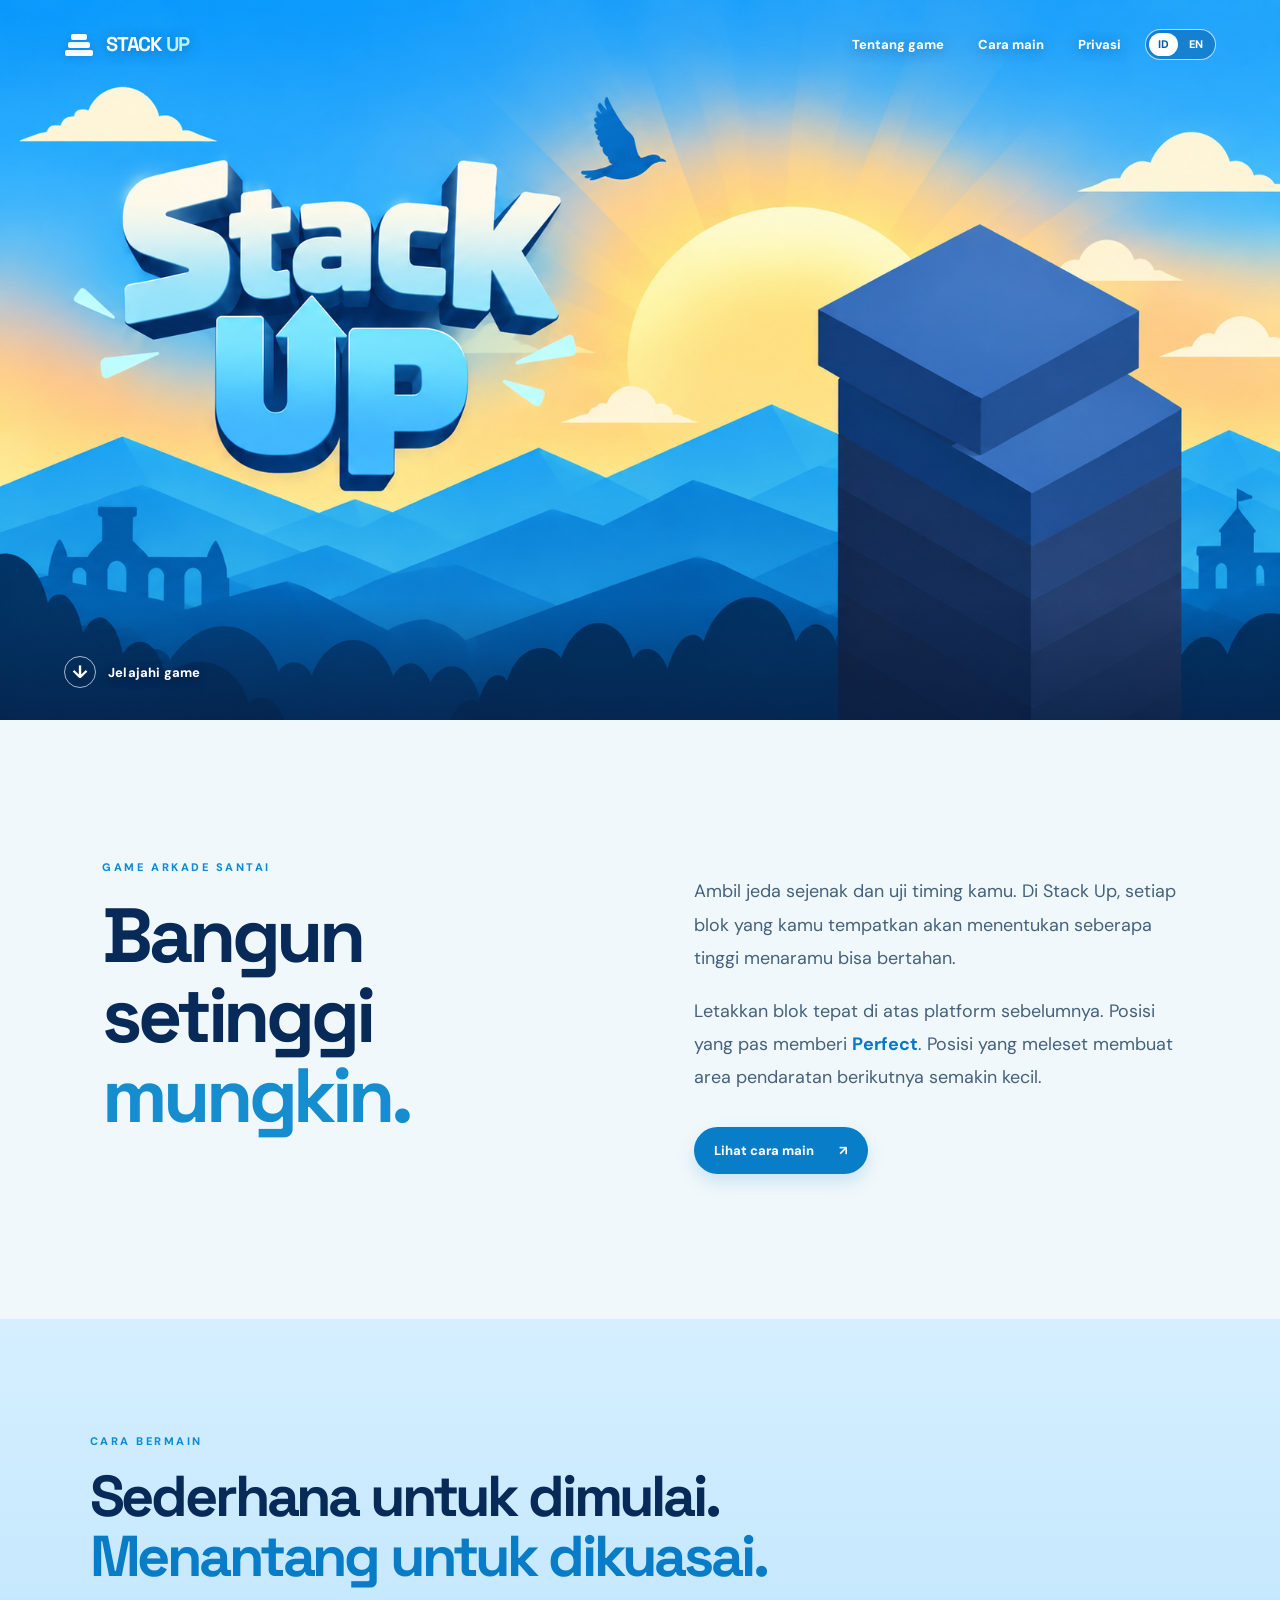
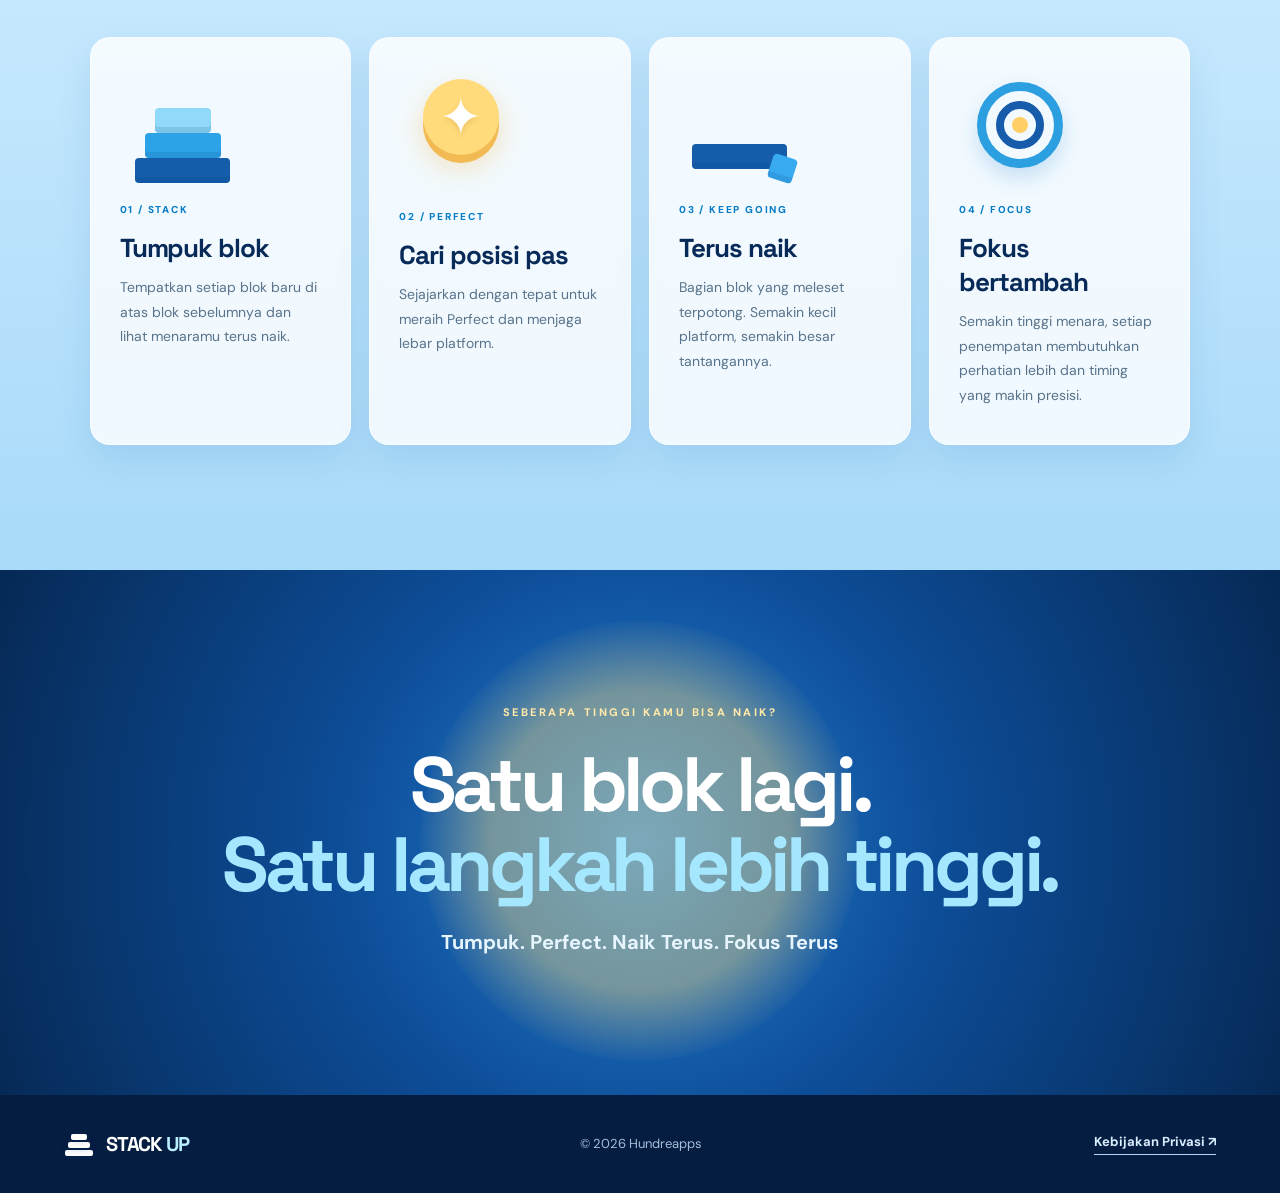
<file: index.html>
<!doctype html>
<html lang="id">
  <head>
    <meta charset="utf-8" />
    <meta name="viewport" content="width=device-width, initial-scale=1" />
    <meta name="theme-color" content="#0b77c8" />
    <meta
      name="description"
      content="Stack Up adalah game menumpuk blok yang santai dan menantang. Kejar Perfect, pertahankan platform, dan bangun menara setinggi mungkin."
    />
    <link rel="canonical" href="https://stackup-website.vercel.app/" />
    <meta property="og:type" content="website" />
    <meta property="og:site_name" content="Stack Up" />
    <meta property="og:url" content="https://stackup-website.vercel.app/" />
    <meta
      property="og:title"
      content="Stack Up — Tumpuk. Perfect. Naik Terus."
    />
    <meta
      property="og:description"
      content="Tumpuk blok, kejar Perfect, dan bangun menara setinggi mungkin."
    />
    <meta
      property="og:image"
      content="https://stackup-website.vercel.app/assets/stack-up-share-square.png"
    />
    <meta property="og:image:type" content="image/png" />
    <meta property="og:image:width" content="1254" />
    <meta property="og:image:height" content="1254" />
    <meta
      property="og:image:alt"
      content="Logo Stack Up berwarna biru di atas latar langit cerah."
    />
    <meta name="twitter:card" content="summary_large_image" />
    <meta
      name="twitter:image"
      content="https://stackup-website.vercel.app/assets/stack-up-share-square.png"
    />
    <title>Stack Up — Tumpuk. Perfect. Naik Terus.</title>
    <link rel="icon" href="./favicon.svg" type="image/svg+xml" />
    <link rel="preconnect" href="https://fonts.googleapis.com" />
    <link rel="preconnect" href="https://fonts.gstatic.com" crossorigin />
    <link
      href="https://fonts.googleapis.com/css2?family=DM+Sans:wght@400;500;600;700;800&family=Space+Grotesk:wght@500;600;700&display=swap"
      rel="stylesheet"
    />
    <link rel="stylesheet" href="./styles.css" />
    <script src="./main.js" defer></script>
  </head>
  <body>
    <header class="site-header hero-header">
      <a
        class="brand"
        href="/"
        aria-label="Stack Up, kembali ke beranda"
        data-i18n-aria="homeLabel"
        ><span class="brand-symbol" aria-hidden="true"
          ><i></i><i></i><i></i></span
        ><span>STACK <b>UP</b></span></a
      >
      <div class="header-actions">
        <nav aria-label="Navigasi utama" data-i18n-aria="navLabel">
          <a href="#tentang" data-i18n="navAbout">Tentang game</a
          ><a href="#cara-main" data-i18n="navHow">Cara main</a
          ><a href="/privacy-policy" data-i18n="navPrivacy">Privasi</a>
        </nav>
        <div
          class="language-switch"
          role="group"
          aria-label="Pilih bahasa"
          data-i18n-aria="languageLabel"
        >
          <button type="button" data-language="id" aria-pressed="true">
            ID</button
          ><button type="button" data-language="en" aria-pressed="false">
            EN
          </button>
        </div>
      </div>
    </header>

    <main>
      <section class="poster-hero" aria-labelledby="hero-title">
        <h1 id="hero-title" class="sr-only" data-i18n="heroTitle">
          Stack Up — Tumpuk. Perfect. Naik Terus.
        </h1>
        <picture>
          <source
            media="(max-width: 700px)"
            srcset="./assets/stack-up-poster-mobile.png"
          />
          <img
            src="./assets/stack-up-poster-desktop.png"
            alt="Poster Stack Up: logo biru di atas langit cerah, matahari terbit, pegunungan, dan menara balok biru."
            data-i18n-alt="posterAlt"
            fetchpriority="high"
          />
        </picture>
        <a class="hero-scroll" href="#tentang"
          ><span aria-hidden="true">↓</span>
          <span data-i18n="explore">Jelajahi game</span></a
        >
      </section>

      <section class="intro-section" id="tentang" aria-labelledby="intro-title">
        <div class="intro-heading">
          <span class="eyebrow" data-i18n="introEyebrow"
            >GAME ARKADE SANTAI</span
          >
          <h2 id="intro-title" data-i18n-html="introTitle">
            Bangun setinggi<br /><em>mungkin.</em>
          </h2>
        </div>
        <div class="intro-copy">
          <p data-i18n="introP1">
            Ambil jeda sejenak dan uji timing kamu. Di Stack Up, setiap blok
            yang kamu tempatkan akan menentukan seberapa tinggi menaramu bisa
            bertahan.
          </p>
          <p data-i18n-html="introP2">
            Letakkan blok tepat di atas platform sebelumnya. Posisi yang pas
            memberi <strong>Perfect</strong>. Posisi yang meleset membuat area
            pendaratan berikutnya semakin kecil.
          </p>
          <a class="pill-link" href="#cara-main"
            ><span data-i18n="seeHow">Lihat cara main</span>
            <span aria-hidden="true">↗</span></a
          >
        </div>
      </section>

      <section
        class="steps-section"
        id="cara-main"
        aria-labelledby="steps-title"
      >
        <div class="section-title">
          <span class="eyebrow" data-i18n="howEyebrow">CARA BERMAIN</span>
          <h2 id="steps-title" data-i18n-html="stepsTitle">
            Sederhana untuk dimulai.<br /><em>Menantang untuk dikuasai.</em>
          </h2>
        </div>
        <div class="steps-grid">
          <article class="step-card">
            <div class="step-art art-stack" aria-hidden="true">
              <span></span><span></span><span></span>
            </div>
            <span class="step-index">01 / STACK</span>
            <h3 data-i18n="step1Title">Tumpuk blok</h3>
            <p data-i18n="step1Body">
              Tempatkan setiap blok baru di atas blok sebelumnya dan lihat
              menaramu terus naik.
            </p>
          </article>
          <article class="step-card">
            <div class="step-art art-perfect" aria-hidden="true">
              <span>✦</span>
            </div>
            <span class="step-index">02 / PERFECT</span>
            <h3 data-i18n="step2Title">Cari posisi pas</h3>
            <p data-i18n="step2Body">
              Sejajarkan dengan tepat untuk meraih Perfect dan menjaga lebar
              platform.
            </p>
          </article>
          <article class="step-card">
            <div class="step-art art-cut" aria-hidden="true">
              <span></span><span></span>
            </div>
            <span class="step-index">03 / KEEP GOING</span>
            <h3 data-i18n="step3Title">Terus naik</h3>
            <p data-i18n="step3Body">
              Bagian blok yang meleset terpotong. Semakin kecil platform,
              semakin besar tantangannya.
            </p>
          </article>
          <article class="step-card">
            <div class="step-art art-focus" aria-hidden="true">
              <span></span><span></span><span></span>
            </div>
            <span class="step-index">04 / FOCUS</span>
            <h3 data-i18n="step4Title">Fokus bertambah</h3>
            <p data-i18n="step4Body">
              Semakin tinggi menara, setiap penempatan membutuhkan perhatian
              lebih dan timing yang makin presisi.
            </p>
          </article>
        </div>
      </section>

      <section class="closing-section" aria-labelledby="closing-title">
        <div class="sun-disc" aria-hidden="true"></div>
        <span class="eyebrow" data-i18n="closingEyebrow"
          >SEBERAPA TINGGI KAMU BISA NAIK?</span
        >
        <h2 id="closing-title" data-i18n-html="closingTitle">
          Satu blok lagi.<br /><em>Satu langkah lebih tinggi.</em>
        </h2>
        <p data-i18n="closingTagline">
          Tumpuk. Perfect. Naik Terus. Fokus Terus
        </p>
      </section>
    </main>

    <footer class="site-footer">
      <a class="brand" href="/"
        ><span class="brand-symbol" aria-hidden="true"
          ><i></i><i></i><i></i></span
        ><span>STACK <b>UP</b></span></a
      ><span>© <span id="year">2026</span> Hundreapps</span
      ><a href="/privacy-policy"
        ><span data-i18n="privacyFooter">Kebijakan Privasi</span>
        <span aria-hidden="true">↗</span></a
      >
    </footer>
  </body>
</html>
</file>
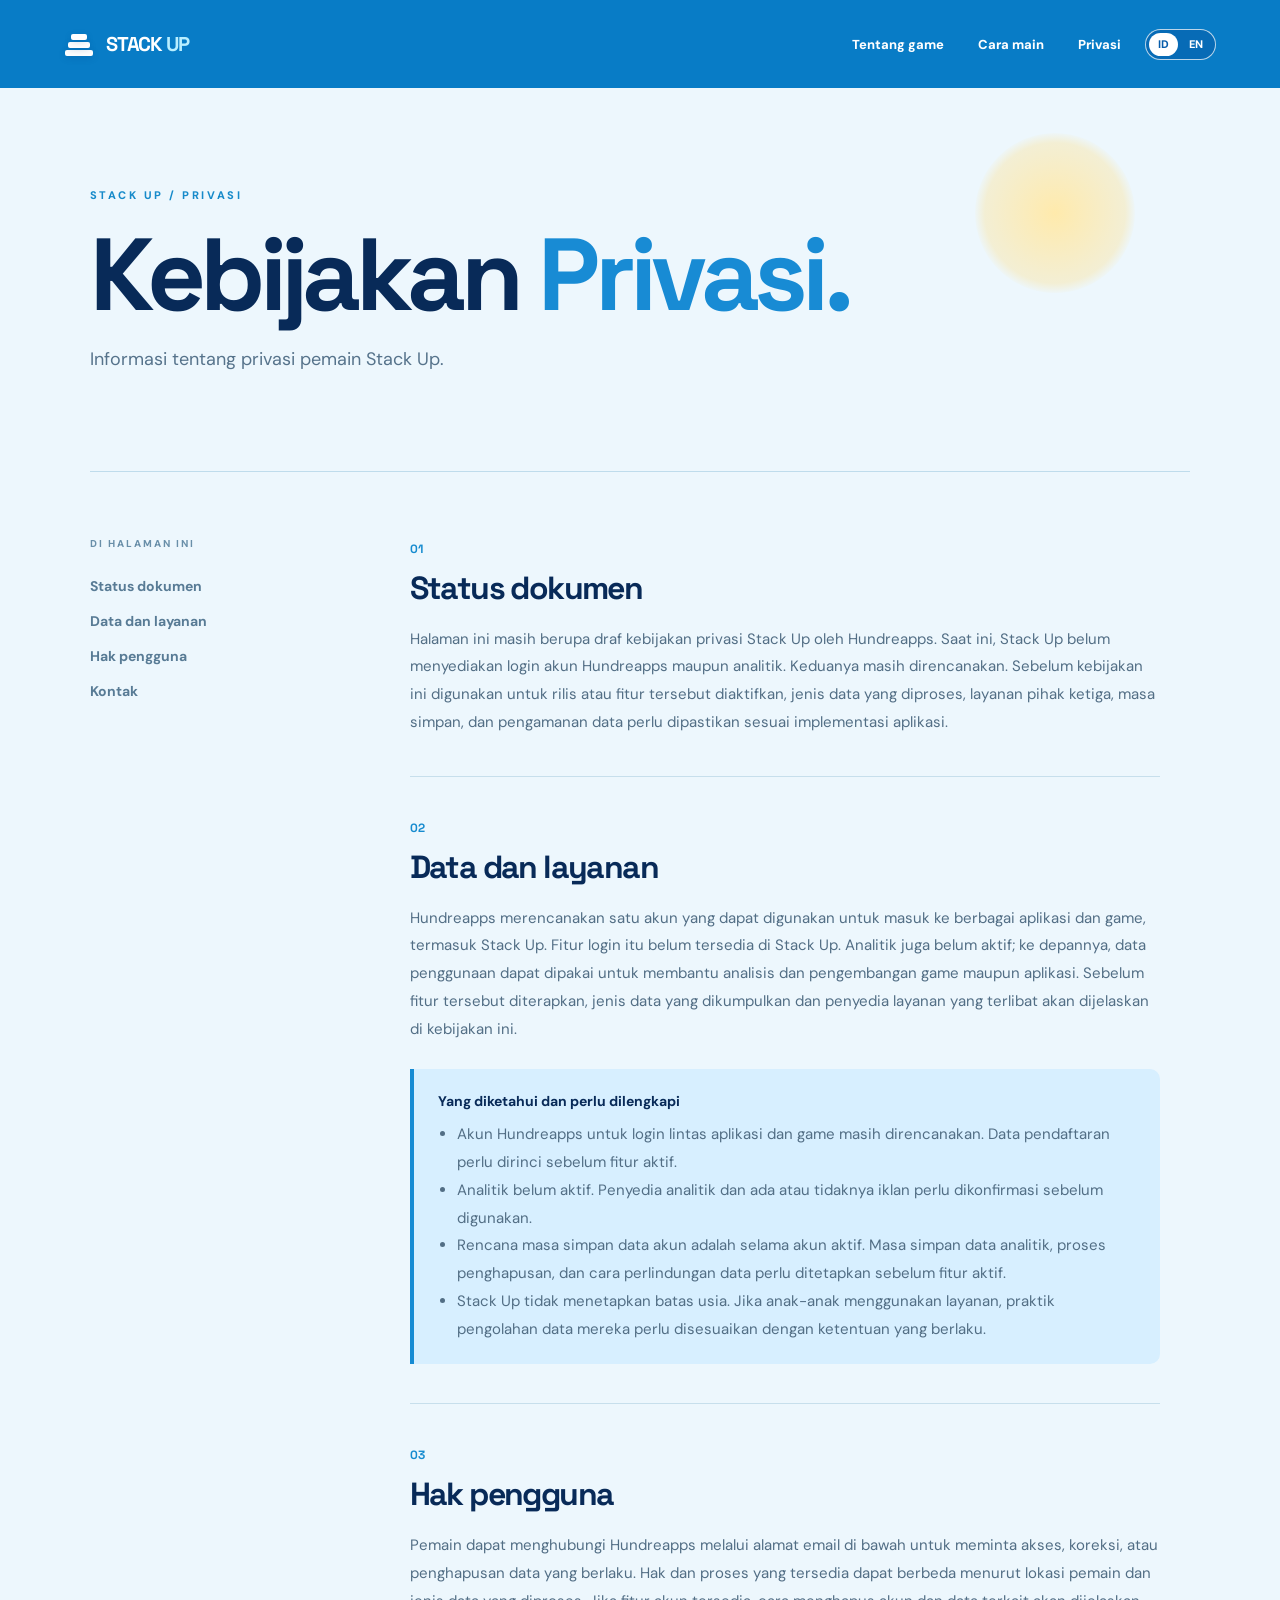
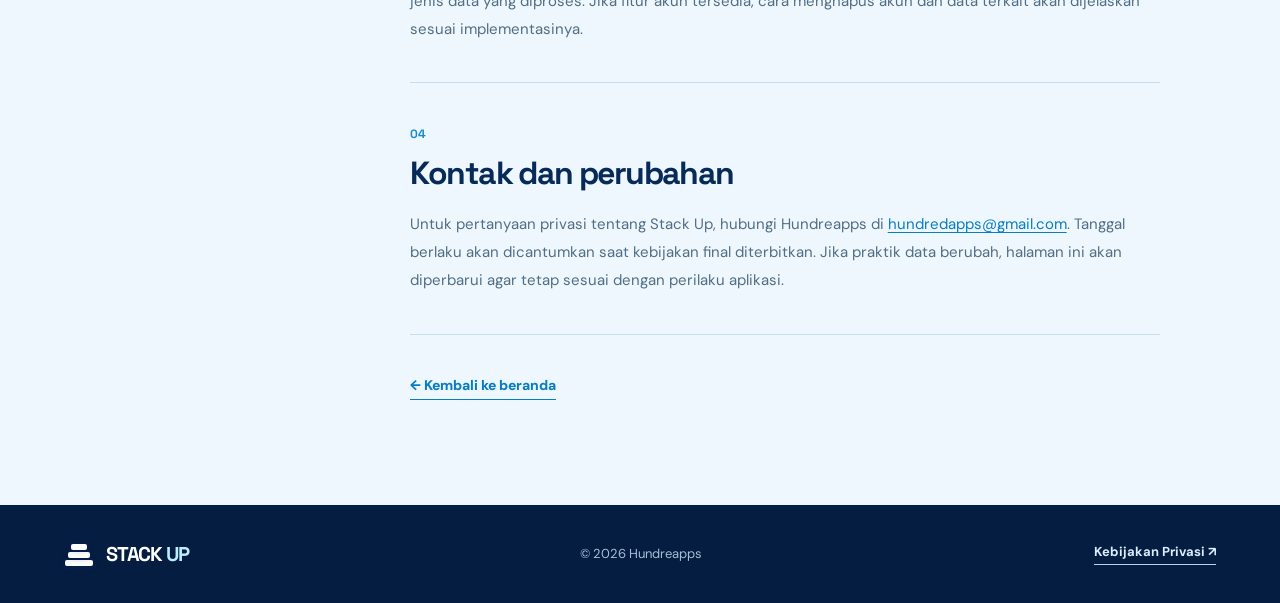
<file: privacy-policy.html>
<!doctype html>
<html lang="id">
  <head>
    <meta charset="utf-8" />
    <meta name="viewport" content="width=device-width, initial-scale=1" />
    <meta name="theme-color" content="#0b77c8" />
    <meta name="description" content="Informasi kebijakan privasi untuk game Stack Up." />
    <link rel="canonical" href="https://stackup-website.vercel.app/privacy-policy" />
    <meta property="og:type" content="website" />
    <meta property="og:site_name" content="Stack Up" />
    <meta property="og:url" content="https://stackup-website.vercel.app/privacy-policy" />
    <meta property="og:title" content="Kebijakan Privasi — Stack Up" />
    <meta property="og:description" content="Informasi privasi untuk pemain Stack Up." />
    <meta property="og:image" content="https://stackup-website.vercel.app/assets/stack-up-share-square.png" />
    <meta property="og:image:type" content="image/png" />
    <meta property="og:image:width" content="1254" />
    <meta property="og:image:height" content="1254" />
    <meta property="og:image:alt" content="Logo Stack Up berwarna biru di atas latar langit cerah." />
    <meta name="twitter:card" content="summary_large_image" />
    <meta name="twitter:image" content="https://stackup-website.vercel.app/assets/stack-up-share-square.png" />
    <title>Kebijakan Privasi — Stack Up</title>
    <link rel="icon" href="./favicon.svg" type="image/svg+xml" />
    <link rel="preconnect" href="https://fonts.googleapis.com" />
    <link rel="preconnect" href="https://fonts.gstatic.com" crossorigin />
    <link href="https://fonts.googleapis.com/css2?family=DM+Sans:wght@400;500;600;700;800&family=Space+Grotesk:wght@500;600;700&display=swap" rel="stylesheet" />
    <link rel="stylesheet" href="./styles.css" />
    <script src="./main.js" defer></script>
  </head>
  <body class="policy-page">
    <header class="site-header"><a class="brand" href="/" aria-label="Stack Up, kembali ke beranda" data-i18n-aria="homeLabel"><span class="brand-symbol" aria-hidden="true"><i></i><i></i><i></i></span><span>STACK <b>UP</b></span></a><div class="header-actions"><nav aria-label="Navigasi utama" data-i18n-aria="navLabel"><a href="/#tentang" data-i18n="navAbout">Tentang game</a><a href="/#cara-main" data-i18n="navHow">Cara main</a><a href="/privacy-policy" aria-current="page" data-i18n="navPrivacy">Privasi</a></nav><div class="language-switch" role="group" aria-label="Pilih bahasa" data-i18n-aria="languageLabel"><button type="button" data-language="id" aria-pressed="true">ID</button><button type="button" data-language="en" aria-pressed="false">EN</button></div></div></header>
    <main class="policy-main">
      <div class="policy-hero"><span class="eyebrow" data-i18n="policyEyebrow">STACK UP / PRIVASI</span><h1 data-i18n-html="policyHeading">Kebijakan <em>Privasi.</em></h1><p data-i18n="policyIntro">Informasi tentang privasi pemain Stack Up.</p></div>
      <div class="policy-layout"><aside class="policy-aside"><span data-i18n="policyToc">DI HALAMAN INI</span><a href="#status" data-i18n="statusTitle">Status dokumen</a><a href="#data" data-i18n="dataTitle">Data dan layanan</a><a href="#hak" data-i18n="rightsTitle">Hak pengguna</a><a href="#kontak" data-i18n="contactTitle">Kontak</a></aside><div class="policy-content">
        <section id="status"><span class="policy-number">01</span><h2 data-i18n="statusTitle">Status dokumen</h2><p data-i18n="statusBody">Halaman ini masih berupa draf kebijakan privasi Stack Up oleh Hundreapps. Saat ini, Stack Up belum menyediakan login akun Hundreapps maupun analitik. Keduanya masih direncanakan. Sebelum kebijakan ini digunakan untuk rilis atau fitur tersebut diaktifkan, jenis data yang diproses, layanan pihak ketiga, masa simpan, dan pengamanan data perlu dipastikan sesuai implementasi aplikasi.</p></section>
        <section id="data"><span class="policy-number">02</span><h2 data-i18n="dataTitle">Data dan layanan</h2><p data-i18n="dataBody">Hundreapps merencanakan satu akun yang dapat digunakan untuk masuk ke berbagai aplikasi dan game, termasuk Stack Up. Fitur login itu belum tersedia di Stack Up. Analitik juga belum aktif; ke depannya, data penggunaan dapat dipakai untuk membantu analisis dan pengembangan game maupun aplikasi. Sebelum fitur tersebut diterapkan, jenis data yang dikumpulkan dan penyedia layanan yang terlibat akan dijelaskan di kebijakan ini.</p><div class="policy-callout"><strong data-i18n="verifyTitle">Yang diketahui dan perlu dilengkapi</strong><ul><li data-i18n="verify1">Akun Hundreapps untuk login lintas aplikasi dan game masih direncanakan. Data pendaftaran perlu dirinci sebelum fitur aktif.</li><li data-i18n="verify2">Analitik belum aktif. Penyedia analitik dan ada atau tidaknya iklan perlu dikonfirmasi sebelum digunakan.</li><li data-i18n="verify3">Rencana masa simpan data akun adalah selama akun aktif. Masa simpan data analitik, proses penghapusan, dan cara perlindungan data perlu ditetapkan sebelum fitur aktif.</li><li data-i18n="verify4">Stack Up tidak menetapkan batas usia. Jika anak-anak menggunakan layanan, praktik pengolahan data mereka perlu disesuaikan dengan ketentuan yang berlaku.</li></ul></div></section>
        <section id="hak"><span class="policy-number">03</span><h2 data-i18n="rightsTitle">Hak pengguna</h2><p data-i18n="rightsBody">Pemain dapat menghubungi Hundreapps melalui alamat email di bawah untuk meminta akses, koreksi, atau penghapusan data yang berlaku. Hak dan proses yang tersedia dapat berbeda menurut lokasi pemain dan jenis data yang diproses. Jika fitur akun tersedia, cara menghapus akun dan data terkait akan dijelaskan sesuai implementasinya.</p></section>
        <section id="kontak"><span class="policy-number">04</span><h2 data-i18n="contactHeading">Kontak dan perubahan</h2><p data-i18n-html="contactBody">Untuk pertanyaan privasi tentang Stack Up, hubungi Hundreapps di <a class="inline-link" href="mailto:hundredapps@gmail.com">hundredapps@gmail.com</a>. Tanggal berlaku akan dicantumkan saat kebijakan final diterbitkan. Jika praktik data berubah, halaman ini akan diperbarui agar tetap sesuai dengan perilaku aplikasi.</p></section>
        <a class="back-link" href="/" data-i18n="backHome">← Kembali ke beranda</a>
      </div></div>
    </main>
    <footer class="site-footer"><a class="brand" href="/"><span class="brand-symbol" aria-hidden="true"><i></i><i></i><i></i></span><span>STACK <b>UP</b></span></a><span>© <span id="year">2026</span> Hundreapps</span><a href="/privacy-policy"><span data-i18n="privacyFooter">Kebijakan Privasi</span> <span aria-hidden="true">↗</span></a></footer>
  </body>
</html>
</file>
<file: styles.css>
:root{--night:#082a58;--deep:#061d42;--blue:#086fbe;--sky:#1ea4ed;--ice:#dff5ff;--sun:#ffe08c;--paper:#f1f8fb;--muted:#58738b;font-family:'DM Sans',Arial,sans-serif;color:var(--night);background:var(--paper);font-synthesis:none}*{box-sizing:border-box}html{scroll-behavior:smooth}body{margin:0;min-width:320px}a{color:inherit;text-decoration:none}button{font:inherit}::selection{background:var(--sun);color:var(--deep)}.sr-only{position:absolute;width:1px;height:1px;padding:0;margin:-1px;overflow:hidden;clip:rect(0,0,0,0);white-space:nowrap;border:0}.site-header{height:88px;display:flex;justify-content:space-between;align-items:center;padding:0 clamp(24px,5vw,84px);position:relative;z-index:5}.hero-header{position:absolute;left:0;top:0;width:100%;color:#fff;text-shadow:0 2px 12px #06508e85}.brand{display:inline-flex;align-items:center;gap:12px;font-family:'Space Grotesk',Arial,sans-serif;font-weight:700;font-size:20px;letter-spacing:-1.2px;white-space:nowrap}.brand b{color:#b9efff}.brand-symbol{width:30px;height:30px;position:relative;display:inline-block}.brand-symbol i{position:absolute;height:6px;border-radius:2px;background:currentColor;box-shadow:0 2px 7px #003c7d30}.brand-symbol i:nth-child(1){width:28px;bottom:3px;left:1px}.brand-symbol i:nth-child(2){width:22px;bottom:11px;left:4px}.brand-symbol i:nth-child(3){width:16px;bottom:19px;left:7px}.site-header nav{display:flex;align-items:center;gap:34px;font-size:13px;font-weight:800}.site-header nav a{transition:opacity .2s}.site-header nav a:hover{opacity:.7}.poster-hero{position:relative;background:#1398e8;overflow:hidden}.poster-hero picture,.poster-hero img{display:block;width:100%}.poster-hero img{height:auto;min-height:600px;object-fit:cover;object-position:center top}.poster-hero:after{content:"";position:absolute;inset:auto 0 0;height:17%;background:linear-gradient(transparent,#061d42a0);pointer-events:none}.hero-scroll{position:absolute;z-index:2;left:clamp(24px,5vw,84px);bottom:32px;display:inline-flex;align-items:center;gap:12px;color:#fff;font-size:13px;font-weight:800;letter-spacing:.2px;text-shadow:0 2px 8px #071d42}.hero-scroll span{width:32px;height:32px;border:1px solid #ffffffa8;border-radius:50%;display:grid;place-items:center;font-size:18px}.tagline-band{min-height:82px;background:#061d42;color:#f4faff;display:flex;align-items:center;justify-content:center;gap:clamp(22px,5vw,80px);font-family:'Space Grotesk',Arial,sans-serif;font-size:clamp(13px,1.5vw,21px);font-weight:700;letter-spacing:.13em;text-align:center;padding:18px}.tagline-band i{font-style:normal;color:var(--sun)}.eyebrow{font-size:11px;font-weight:800;letter-spacing:.23em}.intro-section{max-width:1440px;margin:auto;display:grid;grid-template-columns:1fr 1fr;gap:10%;padding:135px clamp(24px,8vw,130px) 145px;background:var(--paper)}.intro-heading .eyebrow,.section-title .eyebrow{color:#0b8bd9}.intro-section h2,.steps-section h2,.closing-section h2,.policy-hero h1{font-family:'Space Grotesk',Arial,sans-serif;font-weight:700;line-height:1.04;letter-spacing:-.055em}.intro-section h2{font-size:clamp(55px,6vw,88px);margin:20px 0 0}.intro-section h2 em{font-style:normal;color:#168dcf}.intro-copy{padding-top:20px}.intro-copy p{font-size:clamp(16px,1.4vw,19px);line-height:1.85;color:#45617c;margin:0 0 20px}.intro-copy strong{color:#0879c5}.pill-link{display:inline-flex;align-items:center;gap:25px;border-radius:100px;background:#087dc8;color:#fff;padding:15px 20px;font-size:13px;font-weight:800;margin-top:13px;box-shadow:0 8px 18px #0679c42a;transition:transform .2s,box-shadow .2s}.pill-link:hover{transform:translateY(-3px);box-shadow:0 12px 22px #0679c440}.steps-section{background:linear-gradient(180deg,#d5efff 0%,#a8dafa 100%);padding:110px clamp(24px,7vw,110px) 125px;overflow:hidden}.section-title{max-width:1250px;margin:0 auto 50px}.steps-section h2{font-size:clamp(43px,4.5vw,67px);margin:17px 0 0}.steps-section h2 em{font-style:normal;color:#087cc6}.steps-grid{max-width:1250px;margin:auto;display:grid;grid-template-columns:repeat(3,1fr);gap:18px}.step-card{border:1px solid #fff9;border-radius:20px;background:#ffffffce;padding:34px 29px 37px;min-height:354px;box-shadow:0 14px 35px #0b59991c;transition:transform .2s}.step-card:hover{transform:translateY(-5px)}.step-art{height:125px;position:relative}.art-stack span,.art-cut span{display:block;position:absolute;height:25px;border-radius:4px;box-shadow:inset 0 -6px 0 #06448725}.art-stack span:nth-child(1){width:95px;left:15px;bottom:14px;background:#155caa}.art-stack span:nth-child(2){width:76px;left:25px;bottom:39px;background:#2ca3e7}.art-stack span:nth-child(3){width:56px;left:35px;bottom:64px;background:#91d9f8}.art-perfect span{width:76px;height:76px;border-radius:50%;display:grid;place-items:center;background:#ffdb7c;color:#fff;font-size:52px;text-shadow:0 3px 5px #bc842a40;box-shadow:0 8px 0 #f2ba53,0 12px 30px #f4b74960;margin:7px 0 0 24px}.art-cut span:first-child{width:95px;left:13px;bottom:28px;background:#155caa}.art-cut span:last-child{width:25px;left:91px;bottom:16px;background:#38aaf0;transform:rotate(18deg)}.step-index{color:#087cc6;font-size:10px;font-weight:800;letter-spacing:.18em}.step-card h3{font-family:'Space Grotesk',Arial,sans-serif;font-size:26px;letter-spacing:-.04em;margin:13px 0 10px}.step-card p{font-size:14px;line-height:1.75;color:#58738b;margin:0;max-width:310px}.closing-section{background:radial-gradient(circle at 50% 52%,#247fd0 0%,#0d4d98 43%,#062955 100%);color:#fff;text-align:center;padding:130px 24px 140px;position:relative;overflow:hidden;isolation:isolate}.sun-disc{position:absolute;z-index:-1;width:440px;height:440px;border-radius:50%;background:radial-gradient(circle,#ffe79a 0%,#ffdc78 48%,#f6c96c00 72%);left:50%;top:50%;transform:translate(-50%,-48%);opacity:.4}.closing-section .eyebrow{color:#ffe9a9}.closing-section h2{font-size:clamp(50px,6vw,84px);margin:24px 0}.closing-section h2 em{font-style:normal;color:#a4e7ff}.closing-section p{font-size:20px;font-weight:700;color:#e7f5ff;margin:0}.site-footer{background:#061d42;color:#dbeeff;display:flex;align-items:center;justify-content:space-between;gap:20px;padding:34px clamp(24px,5vw,84px);font-size:13px}.site-footer>span{color:#a3bfd8}.site-footer>a:last-child{font-weight:700;border-bottom:1px solid #b6d6ee;padding-bottom:4px}.site-footer .brand{color:#fff}
/* Privacy page */
.policy-page{background:#edf7fd}.policy-page .site-header{background:#087cc6;color:#fff}.policy-main{max-width:1440px;margin:auto;padding:0 clamp(24px,7vw,110px) 110px}.policy-hero{padding:95px 0 82px;border-bottom:1px solid #bfdcec;position:relative}.policy-hero:before{content:"";position:absolute;right:5%;top:45px;width:160px;height:160px;border-radius:50%;background:radial-gradient(circle,#ffeaac,#ffdf8759 62%,transparent 72%);pointer-events:none}.policy-hero .eyebrow{color:#168aca}.policy-hero h1{font-size:clamp(61px,8vw,105px);margin:18px 0}.policy-hero h1 em{font-style:normal;color:#188bd4}.policy-hero>p{color:#56738b;font-size:18px}.policy-layout{display:grid;grid-template-columns:210px 1fr;gap:10%;padding-top:65px}.policy-aside{display:flex;flex-direction:column;align-items:start;gap:17px;align-self:start;position:sticky;top:30px}.policy-aside>span{font-size:10px;font-weight:800;letter-spacing:.2em;color:#698fa9;margin-bottom:10px}.policy-aside a{font-size:14px;font-weight:700;color:#587b95}.policy-aside a:hover{color:#087cc6}.policy-content{max-width:750px}.policy-content section{scroll-margin-top:30px;padding-bottom:39px;margin-bottom:39px;border-bottom:1px solid #c7dfec}.policy-number{font-family:'Space Grotesk',Arial,sans-serif;font-size:12px;font-weight:700;color:#168bcf}.policy-content h2{font-family:'Space Grotesk',Arial,sans-serif;font-size:32px;letter-spacing:-.05em;margin:10px 0 18px}.policy-content p,.policy-content li{font-size:15px;line-height:1.85;color:#526e85}.policy-content p{margin:0}.policy-callout{background:#d7efff;border-left:4px solid #168bd3;padding:21px 24px;margin-top:26px;border-radius:0 10px 10px 0}.policy-callout strong{font-size:14px}.policy-callout ul{margin:10px 0 0;padding-left:19px}.inline-link{text-decoration:underline;text-underline-offset:3px;color:#087cc6}.back-link{font-size:14px;font-weight:800;border-bottom:1px solid currentColor;padding-bottom:5px;color:#087cc6}
@media(max-width:900px){.intro-section{gap:6%;padding-top:95px;padding-bottom:105px}.steps-grid{gap:12px}.step-card{padding:25px 20px}.policy-layout{grid-template-columns:160px 1fr;gap:7%}}
@media(max-width:700px){.site-header{height:68px;padding:0 20px}.brand{font-size:17px;gap:8px}.brand-symbol{transform:scale(.8);transform-origin:left center;width:25px}.site-header nav{gap:18px;font-size:12px}.site-header nav a:first-child{display:none}.poster-hero img{min-height:0;width:100%;height:auto}.hero-scroll{left:20px;bottom:18px;font-size:11px}.hero-scroll span{width:27px;height:27px}.tagline-band{min-height:62px;gap:14px;font-size:11px;letter-spacing:.07em}.intro-section{display:block;padding:82px 24px 88px}.intro-section h2{font-size:59px}.intro-copy{padding-top:25px}.intro-copy p{font-size:16px}.steps-section{padding:85px 24px 95px}.steps-section h2{font-size:45px}.steps-grid{grid-template-columns:1fr}.step-card{min-height:270px;padding:25px 27px}.step-art{height:95px}.closing-section{padding:105px 24px 115px}.closing-section h2{font-size:51px}.closing-section p{font-size:17px}.site-footer{padding:30px 24px;flex-wrap:wrap}.site-footer>span{order:3;width:100%}.policy-main{padding:0 24px 80px}.policy-hero{padding:75px 0 60px}.policy-hero:before{width:115px;height:115px;right:0}.policy-hero h1{font-size:62px}.policy-layout{display:block;padding-top:35px}.policy-aside{position:static;flex-direction:row;flex-wrap:wrap;gap:12px 19px;padding-bottom:38px}.policy-aside>span{width:100%;margin-bottom:0}.policy-aside a{font-size:12px}.policy-content h2{font-size:29px}}
@media(prefers-reduced-motion:reduce){html{scroll-behavior:auto}.pill-link,.step-card{transition:none}}
.poster-hero img{min-height:0}
.header-actions{display:flex;align-items:center;gap:24px}.language-switch{display:inline-flex;align-items:center;gap:2px;padding:3px;border:1px solid #ffffffb8;border-radius:100px;background:#075ba57d;white-space:nowrap}.language-switch button{border:0;border-radius:100px;background:transparent;color:#fff;padding:6px 9px;font-size:11px;font-weight:800;line-height:1;cursor:pointer}.language-switch button[aria-pressed="true"]{background:#fff;color:#075caa}.language-switch button:focus-visible{outline:2px solid #ffe08c;outline-offset:2px}
@media(max-width:700px){.header-actions{gap:10px}.site-header nav{gap:12px;font-size:11px}.language-switch button{padding:5px 7px;font-size:10px}}
@media(max-width:380px){.site-header{padding:0 12px}.site-header nav a:nth-child(2){display:none}}
.hero-scroll span[aria-hidden="true"]{flex:none}.hero-scroll span[data-i18n]{display:inline;width:auto;height:auto;border:0;border-radius:0;white-space:nowrap;font-size:inherit}
@media(max-width:700px){.tagline-band{flex-wrap:wrap;gap:8px 12px;padding:14px 18px}}
@media(max-width:380px){.tagline-band{font-size:10px;gap:7px 9px}}
@media(max-width:700px){.tagline-band{display:grid;grid-template-columns:max-content 12px max-content;justify-content:center;align-items:center;column-gap:10px;row-gap:8px}.tagline-band i:nth-child(4){display:none}}
.steps-grid{grid-template-columns:repeat(4,minmax(0,1fr))}.art-focus span{position:absolute;display:block;border-radius:50%}.art-focus span:nth-child(1){width:86px;height:86px;left:18px;top:10px;border:9px solid #2b9fe0;box-shadow:0 10px 22px #0b77c832}.art-focus span:nth-child(2){width:48px;height:48px;left:37px;top:29px;border:8px solid #165caa}.art-focus span:nth-child(3){width:16px;height:16px;left:53px;top:45px;background:#ffcf66}
@media(max-width:1100px){.steps-grid{grid-template-columns:repeat(2,minmax(0,1fr))}}
@media(max-width:700px){.steps-grid{grid-template-columns:1fr}}
.closing-section .closing-focus{margin-top:14px;color:#cce9ff;font-size:16px;font-weight:500}
@media(max-width:700px){.closing-section .closing-focus{font-size:14px}}
</file>
